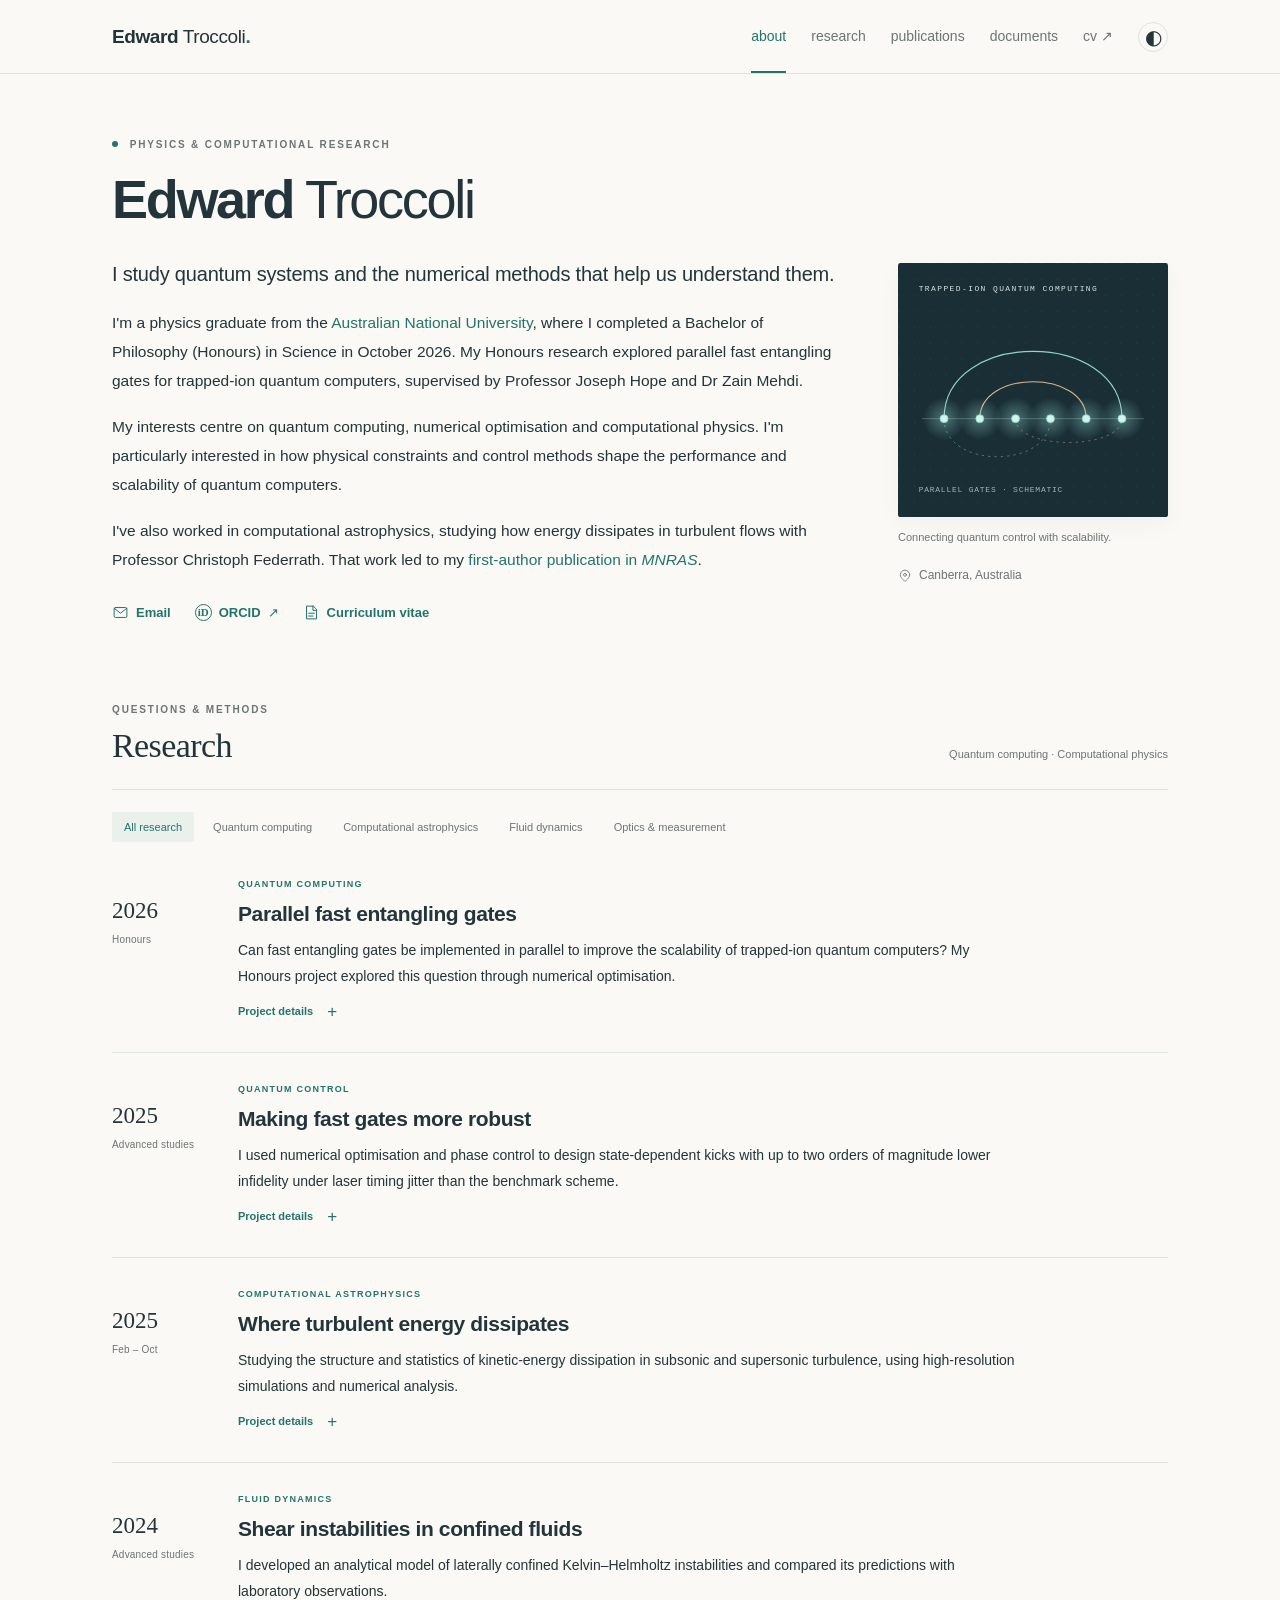
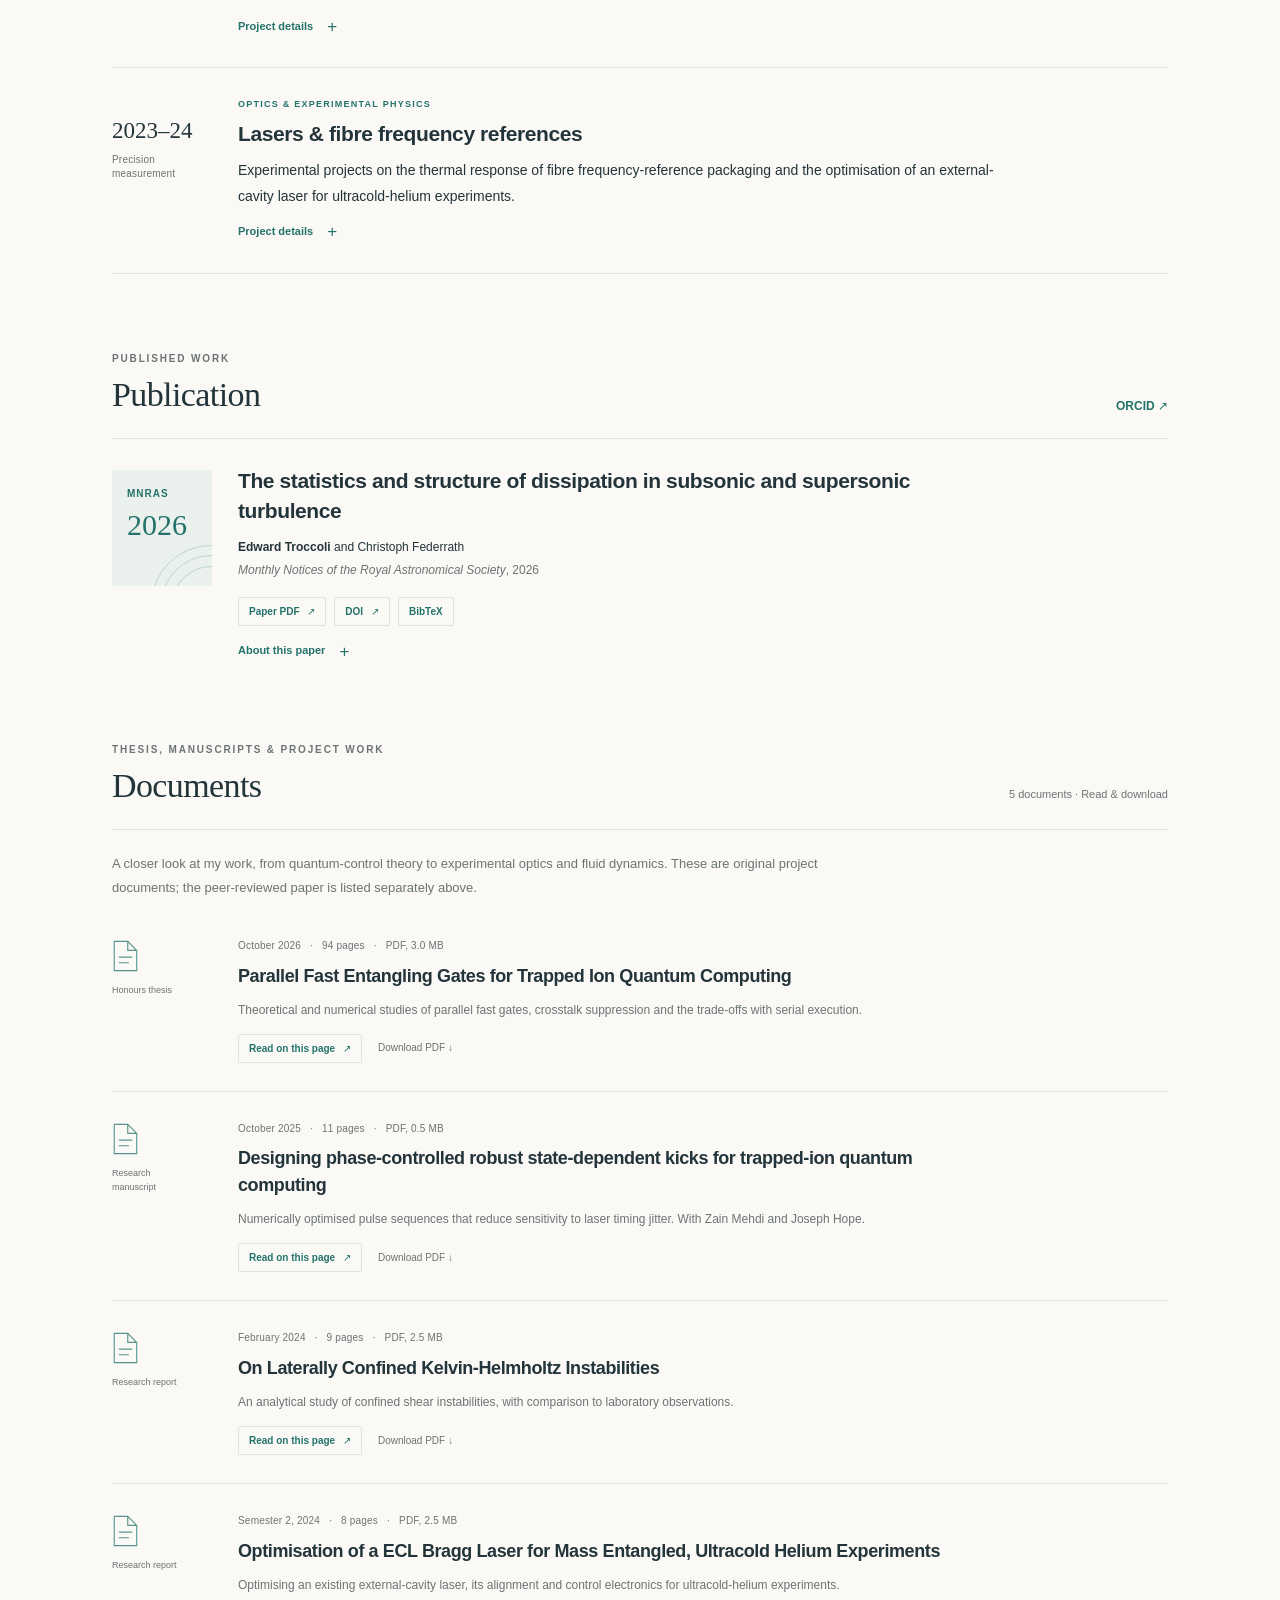
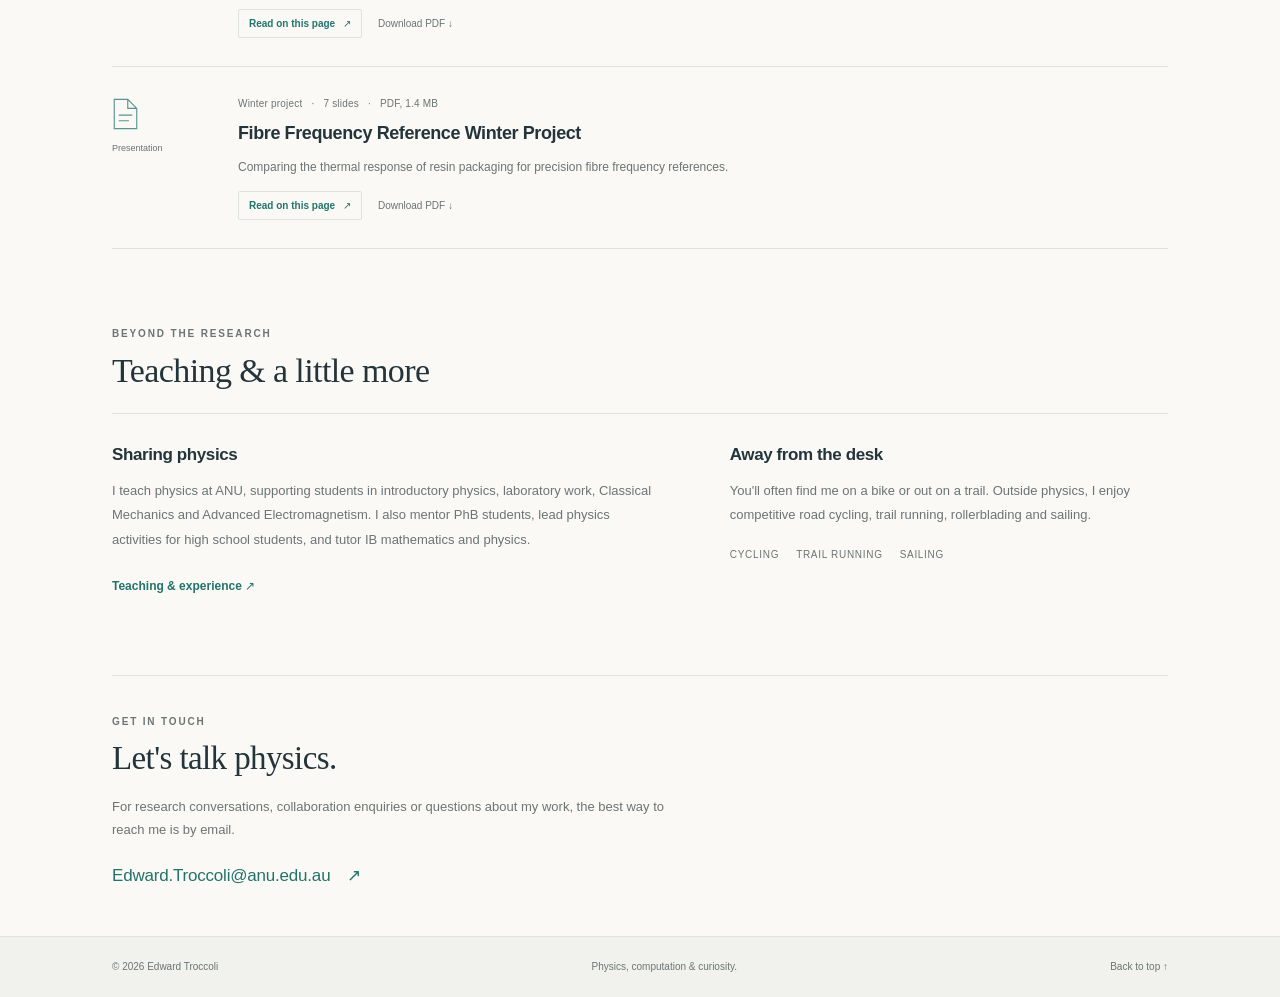
<file: index.html>
<!doctype html>
<html lang="en-AU">
<head>
  <meta charset="utf-8">
  <meta name="viewport" content="width=device-width, initial-scale=1">
  <meta name="description" content="Edward Troccoli — physics graduate of the Australian National University. Research in trapped-ion quantum computing, numerical optimisation and computational astrophysics.">
  <meta name="theme-color" content="#faf9f6">
  <title>Edward Troccoli · Physics & Research</title>
  <link rel="icon" href="assets/favicon.svg" type="image/svg+xml">
  <link rel="stylesheet" href="assets/style.css">
  <script src="assets/site.js" defer></script>
  <script type="module" src="assets/pdf-reader.js"></script>
</head>
<body>
<a class="skip-link" href="#main">Skip to content</a>
<header class="site-header">
  <div class="header-inner">
    <a class="wordmark" href="#about" aria-label="Edward Troccoli home"><strong>Edward</strong> Troccoli<span class="wordmark-dot">.</span></a>
    <nav aria-label="Main navigation">
      <a href="#about" class="nav-link active" aria-current="location">about</a>
      <a href="#research" class="nav-link">research</a>
      <a href="#publications" class="nav-link">publications</a>
      <a href="#documents" class="nav-link">documents</a>
      <a href="cv.html">cv <span aria-hidden="true">↗</span></a>
      <button class="theme-button" type="button" aria-label="Switch to dark theme" title="Switch to dark theme"><span class="theme-icon" aria-hidden="true">◐</span></button>
    </nav>
  </div>
</header>
<main id="main" class="page-shell">
  <section id="about" class="about-section" aria-labelledby="about-title">
    <div class="section-kicker"><span class="tiny-dot" aria-hidden="true"></span> Physics & computational research</div>
    <h1 id="about-title"><strong>Edward</strong> Troccoli</h1>
    <div class="intro-grid">
      <div class="bio">
        <p class="intro-line">I study quantum systems and the numerical methods that help us understand them.</p>
        <p>I'm a physics graduate from the <a href="https://www.anu.edu.au/" target="_blank" rel="noopener noreferrer">Australian National University</a>, where I completed a Bachelor of Philosophy (Honours) in Science in October 2026. My Honours research explored parallel fast entangling gates for trapped-ion quantum computers, supervised by Professor Joseph Hope and Dr Zain Mehdi.</p>
        <p>My interests centre on quantum computing, numerical optimisation and computational physics. I'm particularly interested in how physical constraints and control methods shape the performance and scalability of quantum computers.</p>
        <p>I've also worked in computational astrophysics, studying how energy dissipates in turbulent flows with Professor Christoph Federrath. That work led to my <a href="#publications">first-author publication in <em>MNRAS</em></a>.</p>
        <div class="contact-links" aria-label="Contact and professional links">
          <a href="mailto:Edward.Troccoli@anu.edu.au"><svg viewBox="0 0 24 24" aria-hidden="true"><rect x="3" y="5" width="18" height="14" rx="2"/><path d="m3 6 9 7 9-7"/></svg>Email</a>
          <a href="https://orcid.org/0009-0004-3213-2216" target="_blank" rel="noopener noreferrer"><span class="orcid-icon" aria-hidden="true">iD</span>ORCID <span aria-hidden="true">↗</span></a>
          <a href="cv.html"><svg viewBox="0 0 24 24" aria-hidden="true"><path d="M14 3H5v18h14V8zM14 3v6h5M8 13h8M8 17h6"/></svg>Curriculum vitae</a>
        </div>
      </div>
      <aside class="profile-aside" aria-label="Research illustration and location">
        <figure class="ion-figure">
          <svg class="ion-art" viewBox="0 0 340 320" role="img" aria-labelledby="ion-title ion-desc">
            <title id="ion-title">A chain of coupled trapped ions</title>
            <desc id="ion-desc">A schematic illustration of a one-dimensional ion chain, with arcs connecting different pairs.</desc>
            <defs><radialGradient id="ion-glow"><stop offset="0" stop-color="#9ee5dc" stop-opacity=".38"/><stop offset="1" stop-color="#9ee5dc" stop-opacity="0"/></radialGradient><pattern id="dots" width="20" height="20" patternUnits="userSpaceOnUse"><circle cx="1" cy="1" r=".7" fill="#ffffff" opacity=".12"/></pattern></defs>
            <rect width="340" height="320" rx="3" fill="#192e35"/>
            <rect width="340" height="320" fill="url(#dots)"/>
            <path d="M30 196h280" stroke="#b0c7c9" stroke-width="1" opacity=".4"/>
            <path d="M58 196c0-113 224-113 224 0" fill="none" stroke="#8ed4ca" stroke-width="1.4"/>
            <path d="M103 196c0-62 134-62 134 0" fill="none" stroke="#dcb68c" stroke-width="1.4"/>
            <path d="M58 196c0 64 134 64 134 0" fill="none" stroke="#8ed4ca" stroke-opacity=".5" stroke-width="1.1" stroke-dasharray="3 5"/>
            <path d="M148 196c0 40 134 40 134 0" fill="none" stroke="#dcb68c" stroke-opacity=".5" stroke-width="1.1" stroke-dasharray="3 5"/>
            <g fill="url(#ion-glow)"><circle cx="58" cy="196" r="27"/><circle cx="103" cy="196" r="27"/><circle cx="148" cy="196" r="27"/><circle cx="192" cy="196" r="27"/><circle cx="237" cy="196" r="27"/><circle cx="282" cy="196" r="27"/></g>
            <g fill="#d1f4ed" stroke="#8ed4ca"><circle cx="58" cy="196" r="5"/><circle cx="103" cy="196" r="5"/><circle cx="148" cy="196" r="5"/><circle cx="192" cy="196" r="5"/><circle cx="237" cy="196" r="5"/><circle cx="282" cy="196" r="5"/></g>
            <text x="26" y="35" fill="#d6e4e3" font-family="monospace" font-size="10" letter-spacing="1.8">TRAPPED-ION QUANTUM COMPUTING</text>
            <text x="26" y="288" fill="#9fb9ba" font-family="monospace" font-size="10" letter-spacing="1">PARALLEL GATES · SCHEMATIC</text>
          </svg>
          <figcaption>Connecting quantum control with scalability.</figcaption>
        </figure>
        <div class="location"><svg viewBox="0 0 24 24" aria-hidden="true"><path d="M20 10c0 6-8 11-8 11S4 16 4 10a8 8 0 1 1 16 0Z"/><circle cx="12" cy="10" r="2.5"/></svg>Canberra, Australia</div>
      </aside>
    </div>
  </section>

  <section id="research" class="content-section" aria-labelledby="research-title">
    <div class="section-heading"><div><span class="section-kicker">Questions & methods</span><h2 id="research-title">Research</h2></div><span class="section-note">Quantum computing · Computational physics</span></div>
    <div class="research-filters" aria-label="Filter research" role="group">
      <button type="button" class="filter-button selected" data-filter="all" aria-pressed="true">All research</button>
      <button type="button" class="filter-button" data-filter="quantum" aria-pressed="false">Quantum computing</button>
      <button type="button" class="filter-button" data-filter="astrophysics" aria-pressed="false">Computational astrophysics</button>
      <button type="button" class="filter-button" data-filter="fluids" aria-pressed="false">Fluid dynamics</button>
      <button type="button" class="filter-button" data-filter="optics" aria-pressed="false">Optics & measurement</button>
    </div>
    <div class="research-list">
      <article class="research-row" data-field="quantum">
        <div class="research-date">2026<span>Honours</span></div>
        <div class="research-body"><span class="topic-label">Quantum computing</span><h3>Parallel fast entangling gates</h3><p>Can fast entangling gates be implemented in parallel to improve the scalability of trapped-ion quantum computers? My Honours project explored this question through numerical optimisation.</p><details><summary>Project details <span aria-hidden="true">+</span></summary><div class="detail-content"><p>I independently implemented an optimisation algorithm for parallel fast gates, building on ideas developed in the research group. My theoretical and numerical studies considered two simultaneous two-qubit gates in a 10-ion chain, including the suppression of crosstalk. I compared gate time, fidelity and pulse resources with serial execution: the benefits of parallel operation depend on the ion-pair geometry and control constraints.</p><p class="detail-meta"><strong>Supervisors</strong> Professor Joseph Hope and Dr Zain Mehdi · ANU<br><strong>Thesis</strong> <em>Parallel Fast Entangling Gates for Trapped Ion Quantum Computing</em> · Submitted October 2026</p><button type="button" class="outline-button" data-document="documents/parallel-fast-gates-honours-thesis-2026.pdf" data-title="Parallel Fast Entangling Gates for Trapped Ion Quantum Computing" aria-haspopup="dialog">Preview Honours thesis ↗</button></div></details></div>
      </article>
      <article class="research-row" data-field="quantum">
        <div class="research-date">2025<span>Advanced studies</span></div>
        <div class="research-body"><span class="topic-label">Quantum control</span><h3>Making fast gates more robust</h3><p>I used numerical optimisation and phase control to design state-dependent kicks with up to two orders of magnitude lower infidelity under laser timing jitter than the benchmark scheme.</p><details><summary>Project details <span aria-hidden="true">+</span></summary><div class="detail-content"><p>This Advanced Studies Course project investigated how phase control can cancel errors in state-dependent kicks used for fast trapped-ion gates. The results come from numerical simulations; the supplied document is a 2025 research manuscript.</p><p class="detail-meta"><strong>Supervisors</strong> Professor Joseph Hope and Dr Zain Mehdi · ANU</p><button type="button" class="outline-button" data-document="documents/phase-controlled-robust-kicks-manuscript-2025.pdf" data-title="Designing phase-controlled robust state-dependent kicks for trapped-ion quantum computing" aria-haspopup="dialog">Preview research manuscript ↗</button></div></details></div>
      </article>
      <article class="research-row" data-field="astrophysics">
        <div class="research-date">2025<span>Feb – Oct</span></div>
        <div class="research-body"><span class="topic-label">Computational astrophysics</span><h3>Where turbulent energy dissipates</h3><p>Studying the structure and statistics of kinetic-energy dissipation in subsonic and supersonic turbulence, using high-resolution simulations and numerical analysis.</p><details><summary>Project details <span aria-hidden="true">+</span></summary><div class="detail-content"><p>I ran hydrodynamic simulations with FLASH on high-performance computing systems, independently developed Python routines for Fourier spectral and fractal-dimension analysis, and led the manuscript writing. Professor Christoph Federrath implemented the dissipation method in FLASH.</p><p class="detail-meta"><strong>Supervisor</strong> Professor Christoph Federrath · ANU<br><strong>Outcome</strong> First-author publication in <em>Monthly Notices of the Royal Astronomical Society</em> (2026).</p><a class="text-link" href="#publications">Read the paper <span aria-hidden="true">↗</span></a></div></details></div>
      </article>
      <article class="research-row" data-field="fluids">
        <div class="research-date">2024<span>Advanced studies</span></div>
        <div class="research-body"><span class="topic-label">Fluid dynamics</span><h3>Shear instabilities in confined fluids</h3><p>I developed an analytical model of laterally confined Kelvin–Helmholtz instabilities and compared its predictions with laboratory observations.</p><details><summary>Project details <span aria-hidden="true">+</span></summary><div class="detail-content"><p>The project examined how viscosity, finite fluid depth and surface tension affect shear instabilities. I used Python to fit an effective surface-tension parameter to the experimental data, and explored the limits of the model at the scale of the experiment.</p><p class="detail-meta"><strong>Supervisor</strong> Dr Callum Shakespeare · ANU<br><strong>Report</strong> <em>On Laterally Confined Kelvin-Helmholtz Instabilities</em> · Summer Session 2024</p><button type="button" class="outline-button" data-document="documents/kelvin-helmholtz-report-2024.pdf" data-title="On Laterally Confined Kelvin-Helmholtz Instabilities" aria-haspopup="dialog">Preview research report ↗</button></div></details></div>
      </article>
      <article class="research-row" data-field="optics">
        <div class="research-date">2023–24<span>Precision measurement</span></div>
        <div class="research-body"><span class="topic-label">Optics & experimental physics</span><h3>Lasers & fibre frequency references</h3><p>Experimental projects on the thermal response of fibre frequency-reference packaging and the optimisation of an external-cavity laser for ultracold-helium experiments.</p><details><summary>Project details <span aria-hidden="true">+</span></summary><div class="detail-content"><p>For the fibre frequency-reference winter project, supervised by Ya Zhang, I compared resin packaging under controlled temperature cycling. The presentation reports amplitude and phase measurements relevant to precision references for the GRACE missions.</p><p>In a separate 2024 project with Dr Sean Hodgman, I optimised an existing external-cavity laser and its control electronics. This included diagnosing electronic noise, calibrating monitoring electronics and measuring the laser's power–current response.</p><div class="project-document-links"><button type="button" class="outline-button" data-document="documents/fibre-frequency-reference-presentation.pdf" data-title="Fibre Frequency Reference Winter Project" aria-haspopup="dialog">Fibre reference slides ↗</button><button type="button" class="outline-button" data-document="documents/external-cavity-laser-report-2024.pdf" data-title="Optimisation of a ECL Bragg Laser for Mass Entangled, Ultracold Helium Experiments" aria-haspopup="dialog">Laser report ↗</button></div></div></details></div>
      </article>
    </div>
    <p class="filter-status visually-hidden" role="status" aria-live="polite"></p>
  </section>

  <section id="publications" class="content-section" aria-labelledby="publications-title">
    <div class="section-heading"><div><span class="section-kicker">Published work</span><h2 id="publications-title">Publication</h2></div><a class="text-link" href="https://orcid.org/0009-0004-3213-2216" target="_blank" rel="noopener noreferrer">ORCID <span aria-hidden="true">↗</span></a></div>
    <article class="publication">
      <div class="journal-mark" aria-hidden="true"><span>MNRAS</span><strong>2026</strong><div class="journal-lines"></div></div>
      <div class="publication-body"><h3>The statistics and structure of dissipation in subsonic and supersonic turbulence</h3><p class="authors"><strong>Edward Troccoli</strong> and Christoph Federrath</p><p class="journal"><em>Monthly Notices of the Royal Astronomical Society</em>, 2026</p><div class="paper-actions"><a href="papers/Troccoli-Federrath-2026.pdf" target="_blank" rel="noopener" class="outline-button">Paper PDF <span aria-hidden="true">↗</span></a><a href="https://doi.org/10.1093/mnras/stag461" target="_blank" rel="noopener noreferrer" class="outline-button">DOI <span aria-hidden="true">↗</span></a><button class="outline-button" type="button" id="citation-open">BibTeX</button></div><details class="abstract"><summary>About this paper <span aria-hidden="true">+</span></summary><div class="detail-content"><p>We use high-resolution hydrodynamic simulations to investigate how kinetic energy dissipates in subsonic and supersonic turbulent flows. The study examines the time lag between energy injection and dissipation, correlations with flow structure, dissipation spectra and the fractal geometry of dissipative regions.</p></div></details></div>
    </article>
  </section>

  <section id="documents" class="content-section documents-section" aria-labelledby="documents-title">
    <div class="section-heading"><div><span class="section-kicker">Thesis, manuscripts & project work</span><h2 id="documents-title">Documents</h2></div><span class="section-note">5 documents · Read & download</span></div>
    <p class="section-intro">A closer look at my work, from quantum-control theory to experimental optics and fluid dynamics. These are original project documents; the peer-reviewed paper is listed separately above.</p>
    <div class="document-list">
    <article class="document-row"><div class="document-type"><svg viewBox="0 0 24 28" aria-hidden="true"><path d="M14 1H2v26h20V9zM14 1v8h8M6 15h12M6 20h9"/></svg><span>Honours thesis</span></div><div class="document-info"><div class="document-meta">October 2026 <span aria-hidden="true">·</span> 94 pages <span aria-hidden="true">·</span> PDF, 3.0 MB</div><h3>Parallel Fast Entangling Gates for Trapped Ion Quantum Computing</h3><p>Theoretical and numerical studies of parallel fast gates, crosstalk suppression and the trade-offs with serial execution.</p><div class="document-actions"><button type="button" class="outline-button" data-document="documents/parallel-fast-gates-honours-thesis-2026.pdf" data-title="Parallel Fast Entangling Gates for Trapped Ion Quantum Computing" aria-haspopup="dialog">Read on this page <span aria-hidden="true">↗</span></button><a href="documents/parallel-fast-gates-honours-thesis-2026.pdf" download class="document-download">Download PDF <span aria-hidden="true">↓</span></a></div></div></article>
    <article class="document-row"><div class="document-type"><svg viewBox="0 0 24 28" aria-hidden="true"><path d="M14 1H2v26h20V9zM14 1v8h8M6 15h12M6 20h9"/></svg><span>Research manuscript</span></div><div class="document-info"><div class="document-meta">October 2025 <span aria-hidden="true">·</span> 11 pages <span aria-hidden="true">·</span> PDF, 0.5 MB</div><h3>Designing phase-controlled robust state-dependent kicks for trapped-ion quantum computing</h3><p>Numerically optimised pulse sequences that reduce sensitivity to laser timing jitter. With Zain Mehdi and Joseph Hope.</p><div class="document-actions"><button type="button" class="outline-button" data-document="documents/phase-controlled-robust-kicks-manuscript-2025.pdf" data-title="Designing phase-controlled robust state-dependent kicks for trapped-ion quantum computing" aria-haspopup="dialog">Read on this page <span aria-hidden="true">↗</span></button><a href="documents/phase-controlled-robust-kicks-manuscript-2025.pdf" download class="document-download">Download PDF <span aria-hidden="true">↓</span></a></div></div></article>
    <article class="document-row"><div class="document-type"><svg viewBox="0 0 24 28" aria-hidden="true"><path d="M14 1H2v26h20V9zM14 1v8h8M6 15h12M6 20h9"/></svg><span>Research report</span></div><div class="document-info"><div class="document-meta">February 2024 <span aria-hidden="true">·</span> 9 pages <span aria-hidden="true">·</span> PDF, 2.5 MB</div><h3>On Laterally Confined Kelvin-Helmholtz Instabilities</h3><p>An analytical study of confined shear instabilities, with comparison to laboratory observations.</p><div class="document-actions"><button type="button" class="outline-button" data-document="documents/kelvin-helmholtz-report-2024.pdf" data-title="On Laterally Confined Kelvin-Helmholtz Instabilities" aria-haspopup="dialog">Read on this page <span aria-hidden="true">↗</span></button><a href="documents/kelvin-helmholtz-report-2024.pdf" download class="document-download">Download PDF <span aria-hidden="true">↓</span></a></div></div></article>
    <article class="document-row"><div class="document-type"><svg viewBox="0 0 24 28" aria-hidden="true"><path d="M14 1H2v26h20V9zM14 1v8h8M6 15h12M6 20h9"/></svg><span>Research report</span></div><div class="document-info"><div class="document-meta">Semester 2, 2024 <span aria-hidden="true">·</span> 8 pages <span aria-hidden="true">·</span> PDF, 2.5 MB</div><h3>Optimisation of a ECL Bragg Laser for Mass Entangled, Ultracold Helium Experiments</h3><p>Optimising an existing external-cavity laser, its alignment and control electronics for ultracold-helium experiments.</p><div class="document-actions"><button type="button" class="outline-button" data-document="documents/external-cavity-laser-report-2024.pdf" data-title="Optimisation of a ECL Bragg Laser for Mass Entangled, Ultracold Helium Experiments" aria-haspopup="dialog">Read on this page <span aria-hidden="true">↗</span></button><a href="documents/external-cavity-laser-report-2024.pdf" download class="document-download">Download PDF <span aria-hidden="true">↓</span></a></div></div></article>
    <article class="document-row"><div class="document-type"><svg viewBox="0 0 24 28" aria-hidden="true"><path d="M14 1H2v26h20V9zM14 1v8h8M6 15h12M6 20h9"/></svg><span>Presentation</span></div><div class="document-info"><div class="document-meta">Winter project <span aria-hidden="true">·</span> 7 slides <span aria-hidden="true">·</span> PDF, 1.4 MB</div><h3>Fibre Frequency Reference Winter Project</h3><p>Comparing the thermal response of resin packaging for precision fibre frequency references.</p><div class="document-actions"><button type="button" class="outline-button" data-document="documents/fibre-frequency-reference-presentation.pdf" data-title="Fibre Frequency Reference Winter Project" aria-haspopup="dialog">Read on this page <span aria-hidden="true">↗</span></button><a href="documents/fibre-frequency-reference-presentation.pdf" download class="document-download">Download PDF <span aria-hidden="true">↓</span></a></div></div></article>
    </div>
  </section>

  <section id="beyond" class="content-section beyond-section" aria-labelledby="beyond-title">
    <div class="section-heading"><div><span class="section-kicker">Beyond the research</span><h2 id="beyond-title">Teaching & a little more</h2></div></div>
    <div class="beyond-grid"><div><h3>Sharing physics</h3><p>I teach physics at ANU, supporting students in introductory physics, laboratory work, Classical Mechanics and Advanced Electromagnetism. I also mentor PhB students, lead physics activities for high school students, and tutor IB mathematics and physics.</p><a class="text-link" href="cv.html#teaching">Teaching & experience <span aria-hidden="true">↗</span></a></div><div><h3>Away from the desk</h3><p>You'll often find me on a bike or out on a trail. Outside physics, I enjoy competitive road cycling, trail running, rollerblading and sailing.</p><div class="interest-labels"><span>Cycling</span><span>Trail running</span><span>Sailing</span></div></div></div>
  </section>

  <section id="contact" class="contact-section" aria-labelledby="contact-title"><span class="section-kicker">Get in touch</span><h2 id="contact-title">Let's talk physics.</h2><p>For research conversations, collaboration enquiries or questions about my work, the best way to reach me is by email.</p><a class="email-link" href="mailto:Edward.Troccoli@anu.edu.au">Edward.Troccoli@anu.edu.au <span aria-hidden="true">↗</span></a></section>
</main>
<footer class="site-footer"><div><span>© 2026 Edward Troccoli</span><span>Physics, computation & curiosity.</span><a href="#about">Back to top ↑</a></div></footer>
<dialog id="citation-dialog" aria-labelledby="citation-title"><div class="dialog-heading"><h2 id="citation-title">Cite this paper</h2><button class="dialog-close" type="button" aria-label="Close citation dialog">×</button></div><p>BibTeX citation</p><pre id="bibtex">@article{TroccoliFederrath2026,
  author  = {Troccoli, Edward and Federrath, Christoph},
  title   = {The statistics and structure of dissipation
             in subsonic and supersonic turbulence},
  journal = {Monthly Notices of the Royal Astronomical Society},
  year    = {2026},
  doi     = {10.1093/mnras/stag461}
}</pre><div class="dialog-bottom"><button class="solid-button" type="button" id="citation-copy">Copy BibTeX</button><span id="copy-status" role="status" aria-live="polite"></span></div></dialog>
<dialog id="document-dialog" class="document-dialog" aria-labelledby="document-reader-title" aria-describedby="document-reader-hint"><div class="document-reader-header"><div><span class="section-kicker">Document reader</span><h2 id="document-reader-title">Project document</h2></div><button type="button" class="document-close dialog-close" aria-label="Close document reader">×</button></div><div class="document-reader-toolbar"><span id="document-reader-hint">Browse the pages here, or open the original PDF.</span><a id="document-open-file" class="outline-button" href="#" target="_blank" rel="noopener">Open PDF in a new tab ↗</a><a id="document-save-file" class="outline-button" href="#" download>Download PDF ↓</a></div><div class="pdf-controls" aria-label="Document navigation"><button type="button" id="pdf-prev" class="outline-button" aria-label="Previous page" disabled>←</button><label for="pdf-page">Page</label><input type="number" id="pdf-page" min="1" value="1" aria-label="Page number" disabled><span id="pdf-page-count">of —</span><button type="button" id="pdf-next" class="outline-button" aria-label="Next page" disabled>→</button><div class="pdf-zoom"><button type="button" id="pdf-zoom-out" class="outline-button" aria-label="Zoom out" disabled>−</button><button type="button" id="pdf-fit" class="outline-button" disabled>Fit width</button><button type="button" id="pdf-zoom-in" class="outline-button" aria-label="Zoom in" disabled>+</button></div></div><div id="pdf-viewport" class="pdf-viewport" tabindex="0" aria-label="Document page"><p id="pdf-status" role="status" aria-live="polite">Loading document…</p><canvas id="pdf-canvas" aria-hidden="true" hidden></canvas><div id="pdf-page-text" class="visually-hidden"></div></div><p class="reader-fallback">For text selection, search or printing, open the original PDF in a new tab.</p></dialog>
</body></html>
</file>
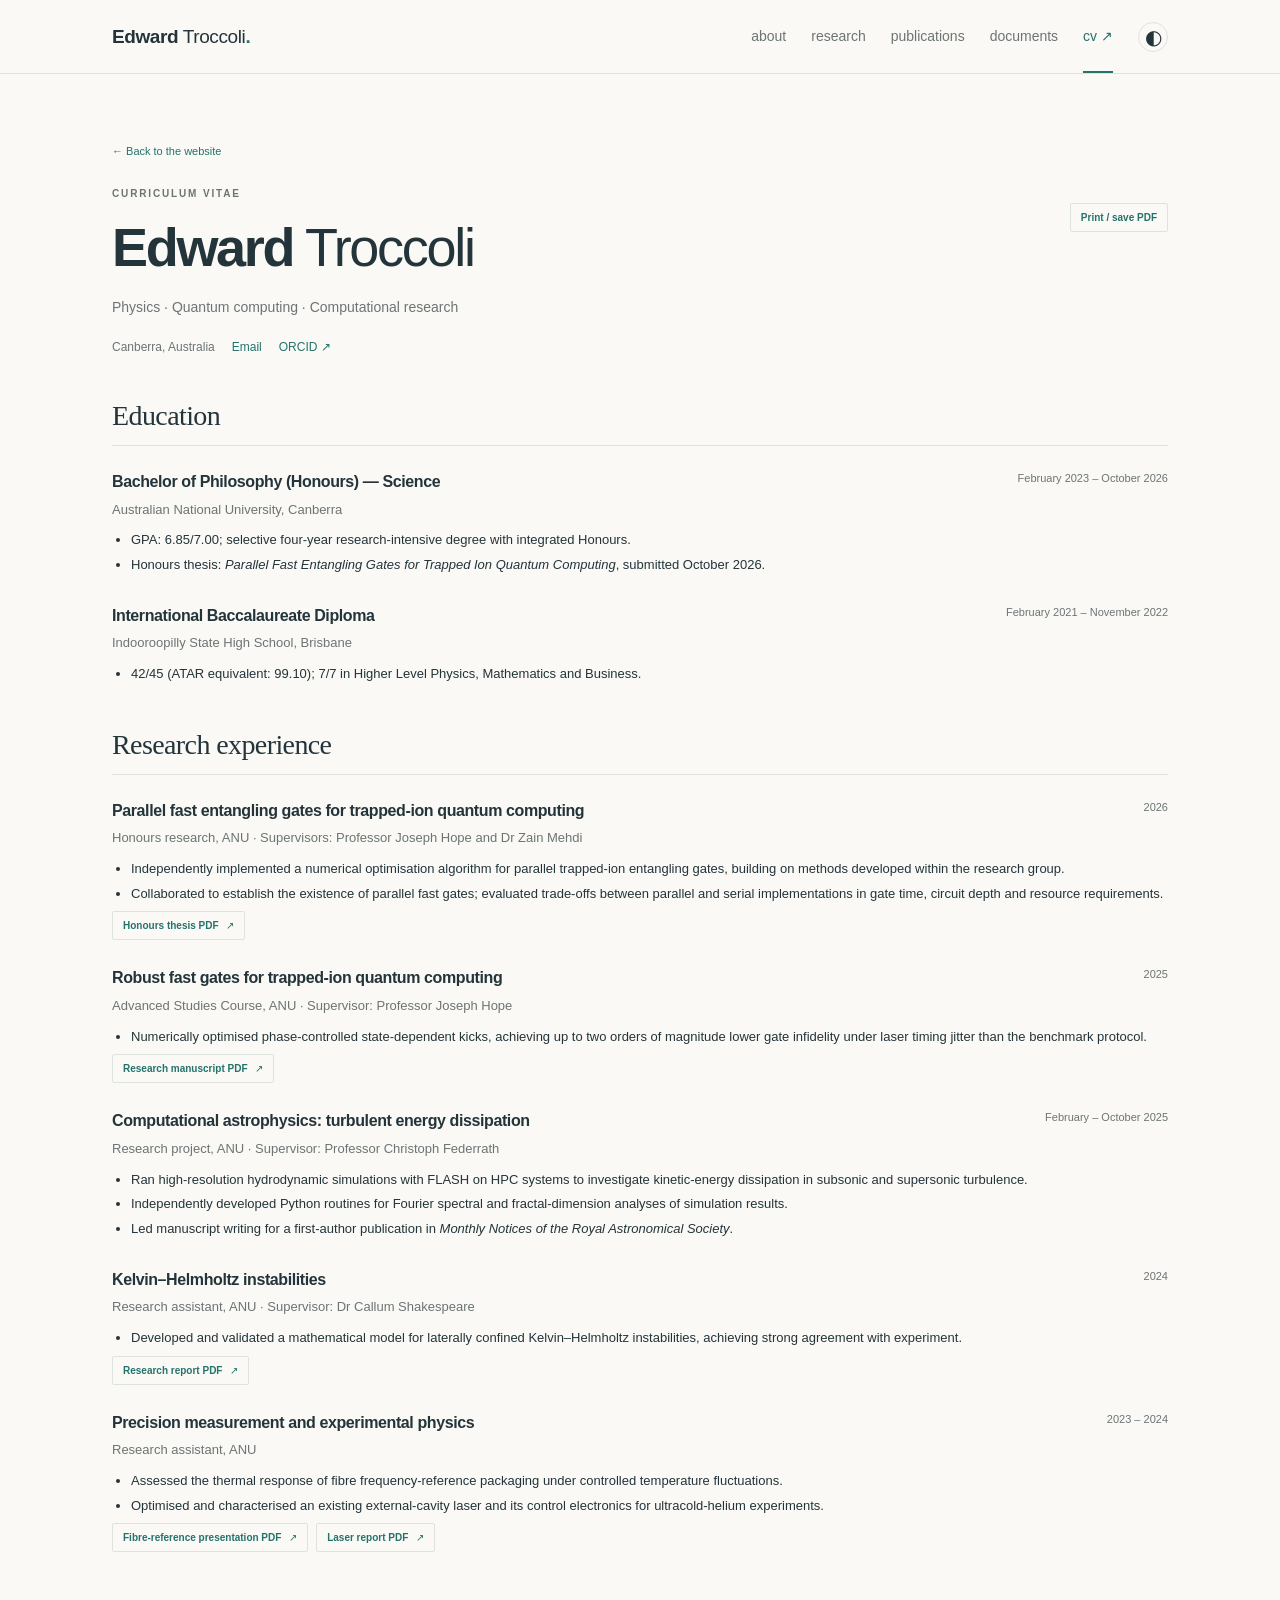
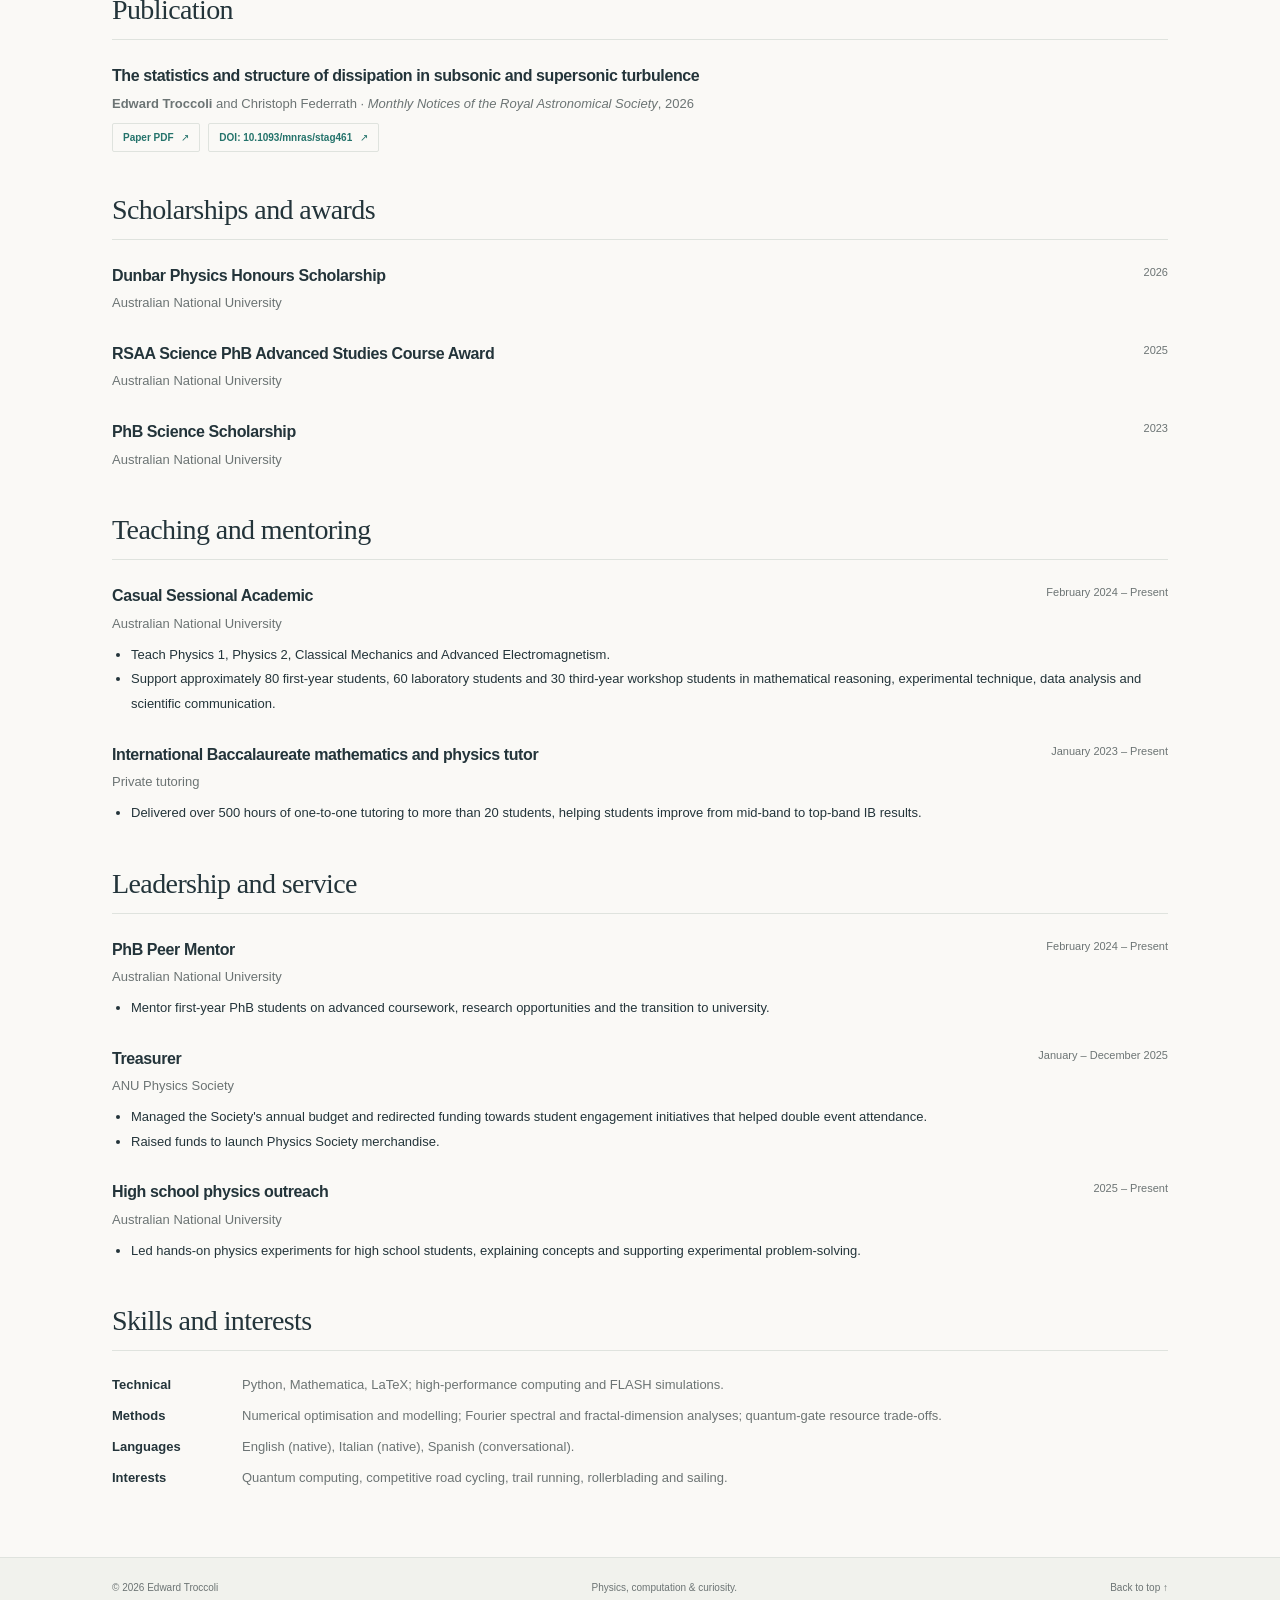
<file: cv.html>
<!doctype html>
<html lang="en-AU">
<head>
  <meta charset="utf-8">
  <meta name="viewport" content="width=device-width, initial-scale=1">
  <meta name="description" content="Curriculum vitae of Edward Troccoli: education, research, publications, teaching and technical skills in quantum computing and computational physics.">
  <meta name="theme-color" content="#faf9f6">
  <title>Curriculum vitae · Edward Troccoli</title>
  <link rel="icon" href="assets/favicon.svg" type="image/svg+xml">
  <link rel="stylesheet" href="assets/style.css">
  <script src="assets/site.js" defer></script>
</head>
<body>
<a class="skip-link" href="#main">Skip to content</a>
<header class="site-header">
  <div class="header-inner">
    <a class="wordmark" href="index.html#about" aria-label="Edward Troccoli home"><strong>Edward</strong> Troccoli<span class="wordmark-dot">.</span></a>
    <nav aria-label="Main navigation">
      <a href="index.html#about">about</a>
      <a href="index.html#research">research</a>
      <a href="index.html#publications">publications</a>
      <a href="index.html#documents">documents</a>
      <a href="cv.html" class="active" aria-current="page">cv <span aria-hidden="true">↗</span></a>
      <button class="theme-button" type="button" aria-label="Switch to dark theme" title="Switch to dark theme"><span class="theme-icon" aria-hidden="true">◐</span></button>
    </nav>
  </div>
</header>
<main id="main" class="page-shell cv-shell">
  <a class="back-link" href="index.html#about">← Back to the website</a>
  <div class="cv-top">
    <div>
      <span class="section-kicker">Curriculum vitae</span>
      <h1><strong>Edward</strong> Troccoli</h1>
      <p class="cv-subtitle">Physics · Quantum computing · Computational research</p>
      <div class="cv-meta"><span>Canberra, Australia</span><a href="mailto:Edward.Troccoli@anu.edu.au">Email</a><a href="https://orcid.org/0009-0004-3213-2216" target="_blank" rel="noopener noreferrer">ORCID ↗</a></div>
      <p class="print-contact">Edward.Troccoli@anu.edu.au · ORCID: 0009-0004-3213-2216</p>
    </div>
    <div class="cv-actions"><button class="outline-button" id="print-cv" type="button">Print / save PDF</button></div>
  </div>

  <section class="cv-section" id="education" aria-labelledby="education-title">
    <h2 id="education-title">Education</h2>
    <article class="cv-entry">
      <div class="cv-entry-head"><h3>Bachelor of Philosophy (Honours) — Science</h3><span class="date">February 2023 – October 2026</span></div>
      <p>Australian National University, Canberra</p>
      <ul><li>GPA: 6.85/7.00; selective four-year research-intensive degree with integrated Honours.</li><li>Honours thesis: <em>Parallel Fast Entangling Gates for Trapped Ion Quantum Computing</em>, submitted October 2026.</li></ul>
    </article>
    <article class="cv-entry">
      <div class="cv-entry-head"><h3>International Baccalaureate Diploma</h3><span class="date">February 2021 – November 2022</span></div>
      <p>Indooroopilly State High School, Brisbane</p>
      <ul><li>42/45 (ATAR equivalent: 99.10); 7/7 in Higher Level Physics, Mathematics and Business.</li></ul>
    </article>
  </section>

  <section class="cv-section" id="research" aria-labelledby="research-title">
    <h2 id="research-title">Research experience</h2>
    <article class="cv-entry">
      <div class="cv-entry-head"><h3>Parallel fast entangling gates for trapped-ion quantum computing</h3><span class="date">2026</span></div>
      <p>Honours research, ANU · Supervisors: Professor Joseph Hope and Dr Zain Mehdi</p>
      <ul><li>Independently implemented a numerical optimisation algorithm for parallel trapped-ion entangling gates, building on methods developed within the research group.</li><li>Collaborated to establish the existence of parallel fast gates; evaluated trade-offs between parallel and serial implementations in gate time, circuit depth and resource requirements.</li></ul>
      <div class="paper-actions"><a class="outline-button" href="documents/parallel-fast-gates-honours-thesis-2026.pdf" target="_blank" rel="noopener">Honours thesis PDF <span aria-hidden="true">↗</span></a></div>
    </article>
    <article class="cv-entry">
      <div class="cv-entry-head"><h3>Robust fast gates for trapped-ion quantum computing</h3><span class="date">2025</span></div>
      <p>Advanced Studies Course, ANU · Supervisor: Professor Joseph Hope</p>
      <ul><li>Numerically optimised phase-controlled state-dependent kicks, achieving up to two orders of magnitude lower gate infidelity under laser timing jitter than the benchmark protocol.</li></ul>
      <div class="paper-actions"><a class="outline-button" href="documents/phase-controlled-robust-kicks-manuscript-2025.pdf" target="_blank" rel="noopener">Research manuscript PDF <span aria-hidden="true">↗</span></a></div>
    </article>
    <article class="cv-entry">
      <div class="cv-entry-head"><h3>Computational astrophysics: turbulent energy dissipation</h3><span class="date">February – October 2025</span></div>
      <p>Research project, ANU · Supervisor: Professor Christoph Federrath</p>
      <ul><li>Ran high-resolution hydrodynamic simulations with FLASH on HPC systems to investigate kinetic-energy dissipation in subsonic and supersonic turbulence.</li><li>Independently developed Python routines for Fourier spectral and fractal-dimension analyses of simulation results.</li><li>Led manuscript writing for a first-author publication in <em>Monthly Notices of the Royal Astronomical Society</em>.</li></ul>
    </article>
    <article class="cv-entry">
      <div class="cv-entry-head"><h3>Kelvin–Helmholtz instabilities</h3><span class="date">2024</span></div>
      <p>Research assistant, ANU · Supervisor: Dr Callum Shakespeare</p>
      <ul><li>Developed and validated a mathematical model for laterally confined Kelvin–Helmholtz instabilities, achieving strong agreement with experiment.</li></ul>
      <div class="paper-actions"><a class="outline-button" href="documents/kelvin-helmholtz-report-2024.pdf" target="_blank" rel="noopener">Research report PDF <span aria-hidden="true">↗</span></a></div>
    </article>
    <article class="cv-entry">
      <div class="cv-entry-head"><h3>Precision measurement and experimental physics</h3><span class="date">2023 – 2024</span></div>
      <p>Research assistant, ANU</p>
      <ul><li>Assessed the thermal response of fibre frequency-reference packaging under controlled temperature fluctuations.</li><li>Optimised and characterised an existing external-cavity laser and its control electronics for ultracold-helium experiments.</li></ul>
      <div class="paper-actions"><a class="outline-button" href="documents/fibre-frequency-reference-presentation.pdf" target="_blank" rel="noopener">Fibre-reference presentation PDF <span aria-hidden="true">↗</span></a><a class="outline-button" href="documents/external-cavity-laser-report-2024.pdf" target="_blank" rel="noopener">Laser report PDF <span aria-hidden="true">↗</span></a></div>
    </article>
  </section>

  <section class="cv-section" id="publications" aria-labelledby="publications-title">
    <h2 id="publications-title">Publication</h2>
    <article class="cv-entry">
      <h3>The statistics and structure of dissipation in subsonic and supersonic turbulence</h3>
      <p><strong>Edward Troccoli</strong> and Christoph Federrath · <em>Monthly Notices of the Royal Astronomical Society</em>, 2026</p>
      <div class="paper-actions"><a class="outline-button" href="papers/Troccoli-Federrath-2026.pdf" target="_blank" rel="noopener">Paper PDF <span aria-hidden="true">↗</span></a><a class="outline-button" href="https://doi.org/10.1093/mnras/stag461" target="_blank" rel="noopener noreferrer">DOI: 10.1093/mnras/stag461 <span aria-hidden="true">↗</span></a></div>
    </article>
  </section>

  <section class="cv-section" id="awards" aria-labelledby="awards-title">
    <h2 id="awards-title">Scholarships and awards</h2>
    <article class="cv-entry"><div class="cv-entry-head"><h3>Dunbar Physics Honours Scholarship</h3><span class="date">2026</span></div><p>Australian National University</p></article>
    <article class="cv-entry"><div class="cv-entry-head"><h3>RSAA Science PhB Advanced Studies Course Award</h3><span class="date">2025</span></div><p>Australian National University</p></article>
    <article class="cv-entry"><div class="cv-entry-head"><h3>PhB Science Scholarship</h3><span class="date">2023</span></div><p>Australian National University</p></article>
  </section>

  <section class="cv-section" id="teaching" aria-labelledby="teaching-title">
    <h2 id="teaching-title">Teaching and mentoring</h2>
    <article class="cv-entry">
      <div class="cv-entry-head"><h3>Casual Sessional Academic</h3><span class="date">February 2024 – Present</span></div>
      <p>Australian National University</p>
      <ul><li>Teach Physics 1, Physics 2, Classical Mechanics and Advanced Electromagnetism.</li><li>Support approximately 80 first-year students, 60 laboratory students and 30 third-year workshop students in mathematical reasoning, experimental technique, data analysis and scientific communication.</li></ul>
    </article>
    <article class="cv-entry">
      <div class="cv-entry-head"><h3>International Baccalaureate mathematics and physics tutor</h3><span class="date">January 2023 – Present</span></div>
      <p>Private tutoring</p>
      <ul><li>Delivered over 500 hours of one-to-one tutoring to more than 20 students, helping students improve from mid-band to top-band IB results.</li></ul>
    </article>
  </section>

  <section class="cv-section" id="service" aria-labelledby="service-title">
    <h2 id="service-title">Leadership and service</h2>
    <article class="cv-entry">
      <div class="cv-entry-head"><h3>PhB Peer Mentor</h3><span class="date">February 2024 – Present</span></div>
      <p>Australian National University</p>
      <ul><li>Mentor first-year PhB students on advanced coursework, research opportunities and the transition to university.</li></ul>
    </article>
    <article class="cv-entry">
      <div class="cv-entry-head"><h3>Treasurer</h3><span class="date">January – December 2025</span></div>
      <p>ANU Physics Society</p>
      <ul><li>Managed the Society's annual budget and redirected funding towards student engagement initiatives that helped double event attendance.</li><li>Raised funds to launch Physics Society merchandise.</li></ul>
    </article>
    <article class="cv-entry">
      <div class="cv-entry-head"><h3>High school physics outreach</h3><span class="date">2025 – Present</span></div>
      <p>Australian National University</p>
      <ul><li>Led hands-on physics experiments for high school students, explaining concepts and supporting experimental problem-solving.</li></ul>
    </article>
  </section>

  <section class="cv-section" id="skills" aria-labelledby="skills-title">
    <h2 id="skills-title">Skills and interests</h2>
    <dl class="cv-skills">
      <dt>Technical</dt><dd>Python, Mathematica, LaTeX; high-performance computing and FLASH simulations.</dd>
      <dt>Methods</dt><dd>Numerical optimisation and modelling; Fourier spectral and fractal-dimension analyses; quantum-gate resource trade-offs.</dd>
      <dt>Languages</dt><dd>English (native), Italian (native), Spanish (conversational).</dd>
      <dt>Interests</dt><dd>Quantum computing, competitive road cycling, trail running, rollerblading and sailing.</dd>
    </dl>
  </section>
</main>
<footer class="site-footer"><div><span>© 2026 Edward Troccoli</span><span>Physics, computation & curiosity.</span><a href="#main">Back to top ↑</a></div></footer>
</body>
</html>
</file>
<file: assets/style.css>
@charset "UTF-8";
:root{--bg:#faf9f6;--surface:#fff;--ink:#23343a;--muted:#6c7474;--line:#dfE3de;--accent:#24736b;--accent-soft:#eaf1ed;--hover:#f0f2ee;--footer:#f1f2ed;--radius:3px;color-scheme:light;font-family:-apple-system,BlinkMacSystemFont,"Segoe UI",Arial,sans-serif;font-size:16px}
:root[data-theme="dark"]{--bg:#182124;--surface:#202c30;--ink:#e5e9e4;--muted:#a1aeac;--line:#354448;--accent:#91ccc1;--accent-soft:#253e3e;--hover:#243337;--footer:#152023;color-scheme:dark}
*{box-sizing:border-box}html{scroll-behavior:smooth;scroll-padding-top:104px}body{margin:0;background:var(--bg);color:var(--ink);line-height:1.75;-webkit-font-smoothing:antialiased}a{color:var(--accent);text-decoration:none;text-underline-offset:4px}a:hover{text-decoration:underline}button{font:inherit;cursor:pointer}button,a{-webkit-tap-highlight-color:transparent}button:focus-visible,a:focus-visible,summary:focus-visible{outline:2px solid var(--accent);outline-offset:5px}button{color:inherit}svg{display:block}p{margin:0 0 18px}h1,h2,h3{line-height:1.25;margin:0;font-weight:500}h1{font-size:clamp(38px,5.5vw,54px);letter-spacing:-2.3px;font-weight:300;margin:12px 0 30px}h1 strong{font-weight:650}h2{font-family:Georgia,"Times New Roman",serif;font-size:34px;font-weight:400;letter-spacing:-.6px}h3{font-size:21px;letter-spacing:-.4px;font-weight:600}.site-header{border-bottom:1px solid var(--line);position:sticky;top:0;z-index:20;background:var(--bg)}.header-inner{max-width:1120px;padding:20px 32px;margin:auto;display:flex;justify-content:space-between;align-items:center;gap:25px}.wordmark{font-size:19px;color:var(--ink);letter-spacing:-.4px;font-weight:350;white-space:nowrap}.wordmark strong{font-weight:650}.wordmark-dot{color:var(--accent);font-weight:700}.wordmark:hover{text-decoration:none}nav{display:flex;align-items:center;gap:25px;font-size:14px}nav a{color:var(--muted)}nav a:hover,nav a.active{color:var(--accent)}nav a.active{position:relative}nav a.active:after{content:"";position:absolute;bottom:-24px;left:0;right:0;height:2px;background:var(--accent)}.theme-button{width:30px;height:30px;display:grid;place-items:center;background:none;border:1px solid var(--line);border-radius:50%;padding:0;font-size:20px;line-height:1}.theme-button:hover{background:var(--hover)}.page-shell{max-width:1120px;margin:auto;padding:62px 32px 0}.section-kicker{text-transform:uppercase;font-size:10px;letter-spacing:1.85px;color:var(--muted);font-weight:650;display:block}.tiny-dot{width:6px;height:6px;background:var(--accent);display:inline-block;border-radius:50%;margin-right:7px;vertical-align:1px}.intro-grid{display:grid;grid-template-columns:minmax(0,1fr) 270px;gap:62px;align-items:start}.bio{font-size:15.5px;line-height:1.85}.intro-line{font-size:20px;line-height:1.65;font-weight:400;letter-spacing:-.2px;margin-top:-5px}.bio em{font-style:italic}.contact-links{display:flex;gap:24px;flex-wrap:wrap;align-items:center;margin-top:26px;font-size:13px;font-weight:550}.contact-links a{display:flex;align-items:center;gap:7px}.contact-links svg,.location svg{width:17px;height:17px;fill:none;stroke:currentColor;stroke-width:1.4;stroke-linecap:round;stroke-linejoin:round}.orcid-icon{font-family:Georgia,serif;font-size:11px;font-weight:bold;border:1px solid currentColor;border-radius:50%;width:17px;height:17px;line-height:15px;text-align:center}.ion-figure{margin:0}.ion-art{width:100%;height:auto;box-shadow:0 7px 22px #10252d0b}.ion-figure figcaption{font-size:11px;color:var(--muted);line-height:1.7;margin-top:11px;max-width:230px}.location{display:flex;align-items:center;gap:7px;font-size:12px;color:var(--muted);margin-top:18px}.location svg{width:14px;height:14px}.content-section{margin-top:76px;scroll-margin-top:100px}.section-heading{display:flex;justify-content:space-between;align-items:end;gap:20px;border-bottom:1px solid var(--line);padding-bottom:21px;margin-bottom:22px}.section-heading .section-kicker{margin-bottom:7px}.section-note{font-size:11px;color:var(--muted);margin-bottom:3px}.text-link{font-size:12px;font-weight:550}.research-filters{display:flex;gap:7px;flex-wrap:wrap;margin-bottom:6px}.filter-button{background:none;border:1px solid transparent;font-size:11px;padding:5px 11px;border-radius:2px;color:var(--muted);line-height:1.7}.filter-button:hover{background:var(--hover)}.filter-button.selected{background:var(--accent-soft);color:var(--accent);border-color:var(--accent-soft)}.research-row{display:grid;grid-template-columns:100px minmax(0,1fr);gap:26px;border-bottom:1px solid var(--line);padding:29px 0 27px}.research-row[hidden]{display:none}.research-date{font-family:Georgia,serif;font-size:23px;line-height:1.4;padding-top:18px}.research-date span{display:block;font-family:-apple-system,BlinkMacSystemFont,"Segoe UI",Arial,sans-serif;font-size:10px;color:var(--muted);letter-spacing:.2px;margin-top:5px}.topic-label{display:block;font-size:9px;text-transform:uppercase;letter-spacing:1.25px;color:var(--accent);margin-bottom:8px;font-weight:650}.research-body h3{margin-bottom:11px}.research-body>p{max-width:780px;font-size:14px;line-height:1.85;margin-bottom:8px}details{font-size:13px}summary{cursor:pointer;list-style:none;width:max-content;max-width:100%;font-size:11px;color:var(--accent);font-weight:550;display:flex;gap:14px;align-items:center;padding:4px 0}summary::-webkit-details-marker{display:none}summary span{font-size:17px;line-height:1;font-weight:300;transition:transform .2s}details[open]>summary span{transform:rotate(45deg)}.detail-content{padding:15px 0 1px;font-size:13px;line-height:1.85;color:var(--muted);max-width:760px}.detail-content p{margin-bottom:13px}.detail-meta{font-size:11px}.detail-meta strong{font-weight:600;color:var(--ink);margin-right:7px}.publication{display:grid;grid-template-columns:100px minmax(0,1fr);gap:26px;padding-top:9px}.journal-mark{height:116px;background:var(--accent-soft);display:flex;flex-direction:column;padding:15px;color:var(--accent);overflow:hidden;position:relative}.journal-mark>span{font-size:10px;letter-spacing:1px;font-weight:600}.journal-mark>strong{font-family:Georgia,serif;font-weight:400;font-size:30px;line-height:1.5}.journal-lines{width:120px;height:120px;border:1px solid var(--accent);opacity:.22;border-radius:50%;position:absolute;left:39px;top:75px}.journal-lines:before,.journal-lines:after{content:"";position:absolute;inset:9px;border:1px solid var(--accent);border-radius:50%}.journal-lines:after{inset:20px}.publication h3{max-width:720px;font-size:21px;line-height:1.45;margin:-4px 0 11px}.authors{font-size:12px;margin-bottom:2px}.authors strong{font-weight:600}.journal{font-size:12px;color:var(--muted);margin-bottom:16px}.paper-actions{display:flex;gap:8px;flex-wrap:wrap}.outline-button{background:none;border:1px solid var(--line);border-radius:2px;font-size:10px;color:var(--accent);padding:5px 10px;line-height:1.7;font-weight:550}.outline-button:hover{background:var(--accent-soft);text-decoration:none;border-color:var(--accent)}.outline-button span{margin-left:5px}.abstract{margin-top:11px}.beyond-grid{display:grid;grid-template-columns:1.25fr 1fr;gap:70px;padding-top:8px}.beyond-grid h3{font-size:17px;margin-bottom:13px}.beyond-grid p{font-size:13px;line-height:1.9;color:var(--muted)}.interest-labels{display:flex;gap:17px;font-size:10px;color:var(--muted);text-transform:uppercase;letter-spacing:.7px}.contact-section{margin-top:76px;padding:37px 0 45px;border-top:1px solid var(--line)}.contact-section h2{font-size:33px;margin:8px 0 15px}.contact-section p{max-width:560px;color:var(--muted);font-size:13px;line-height:1.8;margin-bottom:20px}.email-link{font-size:17px;letter-spacing:-.2px}.email-link span{margin-left:12px}.site-footer{background:var(--footer);border-top:1px solid var(--line);font-size:10px;color:var(--muted)}.site-footer>div{max-width:1120px;margin:auto;display:flex;justify-content:space-between;gap:20px;padding:21px 32px}.site-footer a{color:var(--muted)}dialog{background:var(--surface);color:var(--ink);border:1px solid var(--line);border-radius:5px;padding:28px;max-width:720px;width:calc(100% - 36px);box-shadow:0 20px 90px #0003}dialog::backdrop{background:#0a1e24aa;backdrop-filter:blur(3px)}.dialog-heading{display:flex;justify-content:space-between;align-items:center}.dialog-heading h2{font-size:27px}.dialog-close{background:none;border:0;font-size:27px;color:var(--muted);padding:0 4px}.dialog-heading+p{font-size:11px;color:var(--muted);margin:12px 0}pre{white-space:pre-wrap;overflow-wrap:anywhere;font-family:ui-monospace,SFMono-Regular,Consolas,monospace;font-size:11px;line-height:1.8;background:var(--bg);border:1px solid var(--line);padding:18px} .dialog-bottom{display:flex;align-items:center;gap:14px;margin-top:21px}.solid-button{background:var(--accent);color:var(--bg);border:1px solid var(--accent);border-radius:2px;padding:8px 16px;font-size:12px}.solid-button:hover{opacity:.85}#copy-status{font-size:11px;color:var(--accent)}.skip-link{position:fixed;top:-70px;left:15px;padding:8px 16px;background:var(--surface);z-index:100}.skip-link:focus{top:10px}.visually-hidden{position:absolute;width:1px;height:1px;margin:-1px;padding:0;overflow:hidden;clip:rect(0,0,0,0);white-space:nowrap;border:0}.cv-top{display:flex;justify-content:space-between;gap:20px;align-items:start}.cv-top h1{margin-bottom:13px}.cv-subtitle{font-size:14px;color:var(--muted)}.cv-actions{padding-top:18px;display:flex;gap:8px}.cv-section{margin-top:40px}.cv-section h2{font-size:28px;border-bottom:1px solid var(--line);padding-bottom:12px;margin-bottom:23px}.cv-entry{margin-bottom:25px}.cv-entry-head{display:flex;justify-content:space-between;gap:25px}.cv-entry h3{font-size:16px;line-height:1.6}.cv-entry time,.cv-entry .date{font-size:11px;color:var(--muted);white-space:nowrap}.cv-entry p,.cv-entry li{font-size:13px;line-height:1.9}.cv-entry p{margin:3px 0 6px;color:var(--muted)}.cv-entry ul{margin:5px 0;padding-left:19px}.cv-meta{font-size:12px;color:var(--muted);display:flex;gap:17px;flex-wrap:wrap}.cv-skills{display:grid;grid-template-columns:110px 1fr;gap:8px 20px;font-size:13px}.cv-skills dt{font-weight:600}.cv-skills dd{margin:0;color:var(--muted)}.cv-shell{padding-bottom:55px}.cv-shell .back-link{font-size:11px;display:inline-block;margin-bottom:23px}.print-contact{display:none}
@media(min-width:1400px){.header-inner,.page-shell,.site-footer>div{max-width:1140px}.intro-grid{gap:78px;grid-template-columns:minmax(0,1fr) 280px}}
@media(max-width:850px){.header-inner{padding:16px 25px}.page-shell{padding:44px 25px 0}nav{gap:18px;font-size:12px}nav a.active:after{bottom:-22px}.intro-grid{grid-template-columns:minmax(0,1fr) 210px;gap:32px}.bio{font-size:14px}.intro-line{font-size:18px}.section-note{display:none}.beyond-grid{gap:35px}.contact-links{gap:17px}.cv-shell{padding-bottom:45px}}
@media(max-width:620px){html{scroll-padding-top:105px}.header-inner{padding:14px 22px 10px;flex-wrap:wrap;gap:10px}.wordmark{font-size:18px}nav{width:100%;justify-content:space-between;gap:12px;font-size:12px}.theme-button{width:26px;height:26px;font-size:18px}nav a.active:after{bottom:-11px}.page-shell{padding:34px 22px 0}.section-kicker{font-size:9px;letter-spacing:1.4px}h1{font-size:42px;margin:10px 0 26px;letter-spacing:-1.8px}h2{font-size:30px}.intro-grid{grid-template-columns:1fr;gap:26px}.bio{font-size:14px;line-height:1.85}.intro-line{font-size:18px;line-height:1.6}.profile-aside{display:grid;grid-template-columns:145px 1fr;gap:20px;align-items:center}.ion-figure figcaption{font-size:9px;margin-top:6px}.location{font-size:11px;margin:0}.contact-links{font-size:11px;gap:21px;margin-top:22px}.content-section{margin-top:50px}.section-heading{padding-bottom:15px;margin-bottom:17px}.research-filters{gap:2px}.filter-button{font-size:9px;padding:5px 7px}.research-row{grid-template-columns:49px minmax(0,1fr);gap:13px;padding:25px 0}.research-date{font-size:21px;padding-top:17px}.research-date span{font-size:8px;line-height:1.6}.research-body h3{font-size:18px;line-height:1.4}.research-body>p{font-size:12px}.topic-label{font-size:8px;letter-spacing:.85px}.detail-content{font-size:12px}.detail-meta{font-size:10px}.publication{grid-template-columns:1fr;gap:15px}.journal-mark{width:84px;height:76px;padding:10px}.journal-mark>strong{font-size:25px}.journal-mark>span{font-size:8px}.journal-lines{top:45px;left:42px}.publication h3{font-size:19px}.publication .authors,.publication .journal{font-size:11px}.beyond-grid{grid-template-columns:1fr;gap:25px}.beyond-grid h3{font-size:17px}.beyond-grid p{font-size:12px}.contact-section{margin-top:48px;padding:29px 0 37px}.contact-section h2{font-size:30px}.email-link{font-size:14px}.site-footer>div{padding:20px 22px;gap:12px;flex-wrap:wrap;font-size:9px}.site-footer>div>span:nth-child(2){display:none}.cv-top{display:block}.cv-actions{padding:5px 0 7px}.cv-entry-head{display:block}.cv-entry .date{display:block;margin-top:3px}.cv-section{margin-top:31px}.cv-section h2{font-size:25px}.cv-entry h3{font-size:15px}.cv-skills{grid-template-columns:1fr;gap:4px}.cv-skills dd{margin-bottom:12px}.cv-shell{padding-bottom:35px}}
@media(prefers-reduced-motion:reduce){html{scroll-behavior:auto}*{transition:none!important}}
@media print{body{background:#fff;color:#182124;font-size:10pt}.site-header,.site-footer,.cv-actions,.back-link,.skip-link{display:none!important}.page-shell{max-width:none;padding:0}.cv-shell h1{font-size:27pt;margin:0 0 6px}.cv-subtitle{font-size:10pt}.print-contact{display:block;font-size:9pt}.cv-section{margin-top:19px;break-inside:auto}.cv-section h2{font-size:16pt;margin-bottom:13px;break-after:avoid}.cv-entry{break-inside:avoid;margin-bottom:15px}.cv-entry h3{font-size:11pt}.cv-entry p,.cv-entry li,.cv-skills{font-size:9pt;line-height:1.55}.cv-entry .date{font-size:9pt}a{color:inherit}.cv-meta{font-size:9pt}.cv-skills{grid-template-columns:90px 1fr}.cv-skills dd{color:#444}@page{size:A4;margin:14mm}}

/* Original project documents and the embedded PDF reader. */
.section-intro{max-width:720px;font-size:13px;line-height:1.9;color:var(--muted);margin:0 0 8px}.document-row{display:grid;grid-template-columns:100px minmax(0,1fr);gap:26px;padding:28px 0;border-bottom:1px solid var(--line)}.document-type{display:flex;flex-direction:column;align-items:flex-start;gap:11px;color:var(--accent);padding-top:3px}.document-type svg{height:32px;width:27px;fill:none;stroke:currentColor;stroke-width:1;opacity:.75}.document-type>span{font-size:9px;line-height:1.6;color:var(--muted);max-width:80px}.document-meta{font-size:10px;color:var(--muted);letter-spacing:.2px;margin-bottom:8px}.document-meta span{margin:0 6px}.document-info h3{font-size:18px;line-height:1.5;max-width:760px;margin-bottom:9px}.document-info p{font-size:12px;line-height:1.85;color:var(--muted);margin-bottom:13px;max-width:700px}.document-actions,.project-document-links{display:flex;gap:16px;align-items:center;flex-wrap:wrap}.project-document-links{gap:8px}.document-download{font-size:10px;color:var(--muted)}.document-download:hover{color:var(--accent)}.document-dialog{max-width:1120px;width:calc(100% - 36px);height:calc(100dvh - 36px);padding:20px;overflow:hidden}.document-dialog[open]{display:flex;flex-direction:column}.document-reader-header{display:flex;align-items:flex-start;justify-content:space-between;gap:22px}.document-reader-header h2{font-family:inherit;font-size:17px;letter-spacing:-.25px;line-height:1.5;font-weight:550;margin-top:5px;max-width:900px}.document-reader-header .section-kicker{font-size:9px}.document-reader-toolbar{display:flex;align-items:center;flex-wrap:wrap;gap:9px;margin:16px 0 12px}.document-reader-toolbar>span{font-size:10px;color:var(--muted);margin-right:auto}.document-reader-toolbar .outline-button{font-size:9px}.document-dialog iframe{width:100%;flex:1;min-height:100px;border:1px solid var(--line);background:#525659}.reader-fallback{font-size:9px;color:var(--muted);line-height:1.6;margin:10px 0 0}
@media(max-width:620px){.document-row{grid-template-columns:35px minmax(0,1fr);gap:14px;padding:23px 0}.document-type>span{display:none}.document-type svg{width:24px;height:28px}.document-meta{font-size:9px;line-height:1.8}.document-meta span{margin:0 3px}.document-info h3{font-size:16px;line-height:1.5}.document-info p{font-size:11px}.document-actions{gap:12px}.document-dialog{padding:13px;width:calc(100% - 14px);height:calc(100dvh - 20px)}.document-reader-header h2{font-size:13px}.document-reader-toolbar{gap:7px;margin:11px 0}.document-reader-toolbar>span{width:100%;margin-bottom:3px;font-size:9px}.document-reader-toolbar .outline-button{font-size:8px}.section-intro{font-size:12px}}
@media print{.document-dialog{display:none!important}}

.pdf-controls{display:flex;align-items:center;gap:8px;margin:0 0 10px;font-size:10px;color:var(--muted)}.pdf-controls .outline-button{padding:3px 9px;font-size:12px;min-width:29px}.pdf-controls input{width:48px;padding:4px;border:1px solid var(--line);border-radius:2px;background:var(--surface);color:var(--ink);font:inherit;text-align:center}.pdf-zoom{margin-left:auto;display:flex;gap:6px}.pdf-controls #pdf-fit{font-size:9px}.pdf-controls button:disabled{opacity:.4;cursor:default}.pdf-viewport{flex:1;min-height:100px;overflow:auto;background:#e1e4e1;border:1px solid var(--line);position:relative;padding:16px;outline-offset:-3px}.pdf-viewport canvas{display:block;margin:0 auto;background:#fff;box-shadow:0 2px 10px #0002}.pdf-viewport canvas[hidden]{display:none}.pdf-viewport #pdf-status{font-size:12px;color:#334448;text-align:center;padding:18px;line-height:1.8;margin:0}.pdf-viewport #pdf-status[hidden]{display:none}.document-reader-toolbar{margin-top:12px}.reader-fallback{margin-top:8px}@media(max-width:620px){.pdf-controls{gap:5px;font-size:9px}.pdf-controls .outline-button{padding:2px 7px;min-width:25px}.pdf-controls input{width:39px}.pdf-zoom{gap:4px}.pdf-viewport{padding:16px}}
</file>
